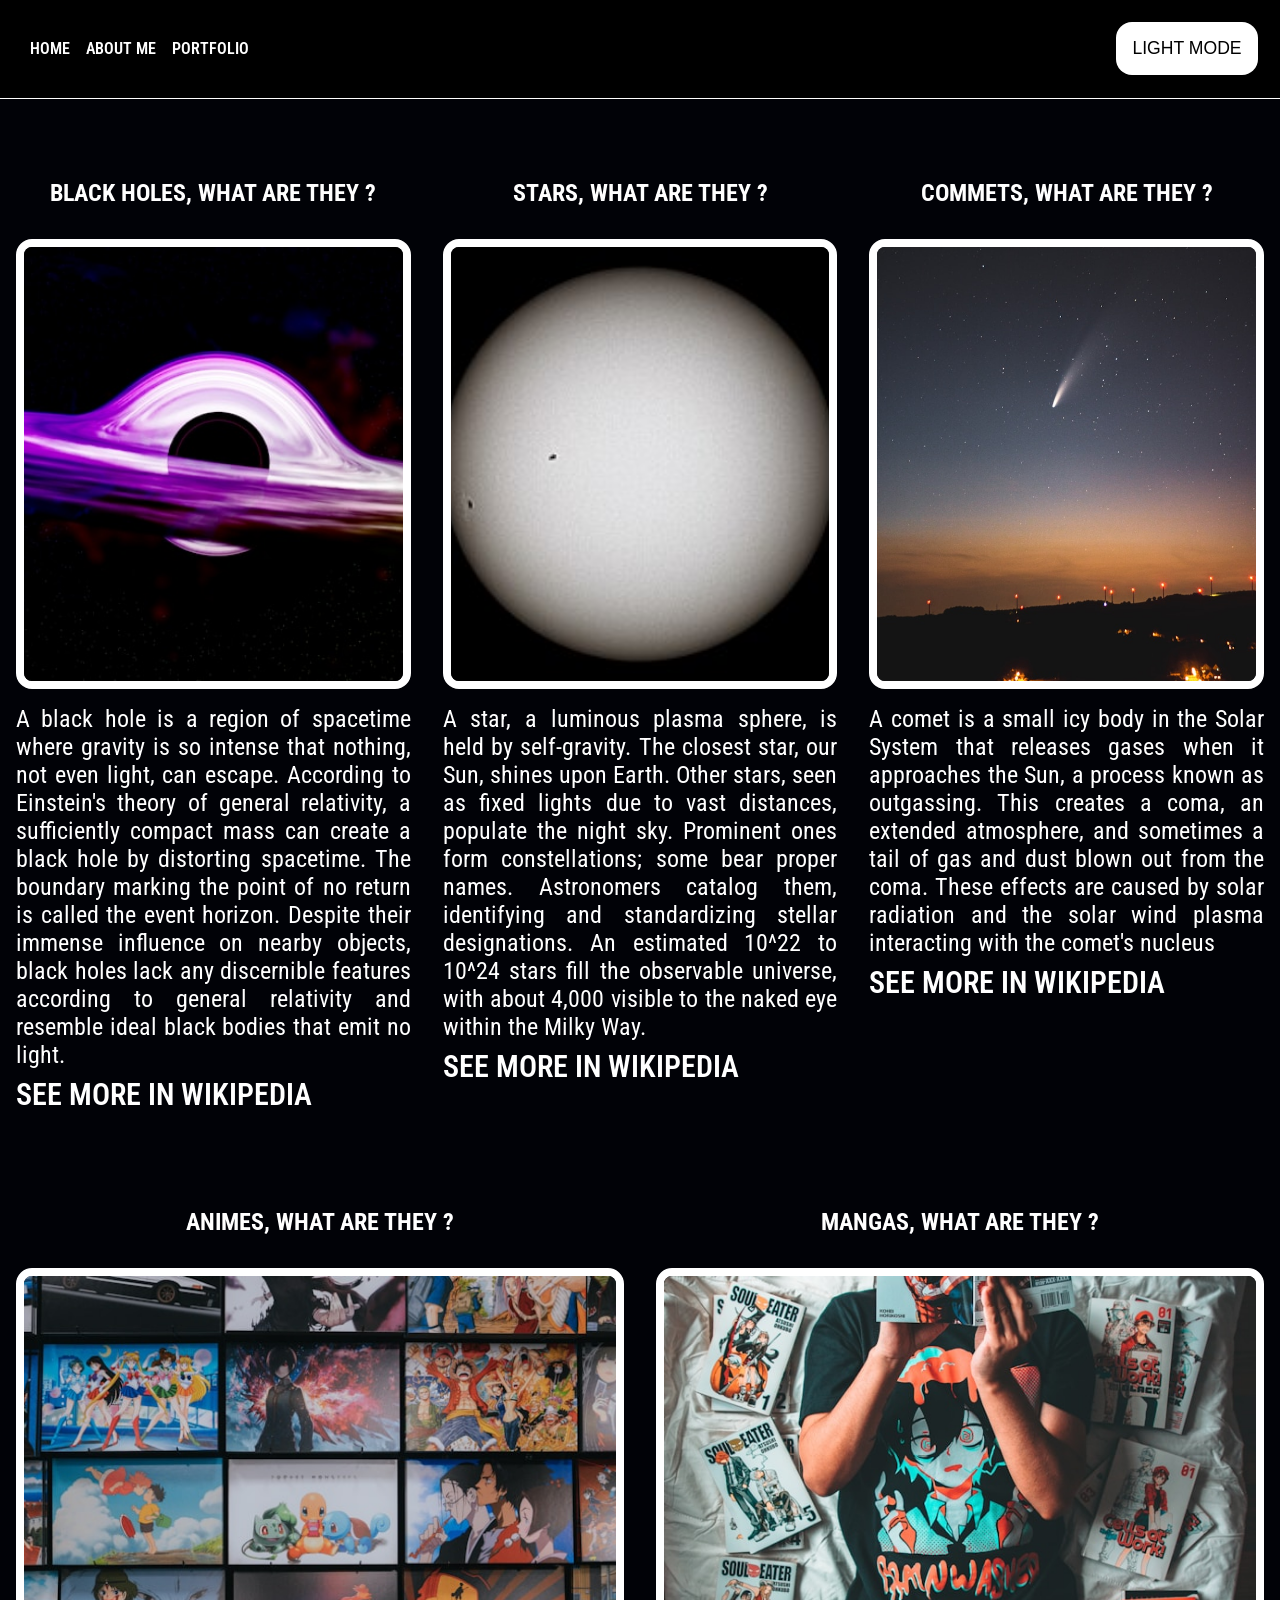
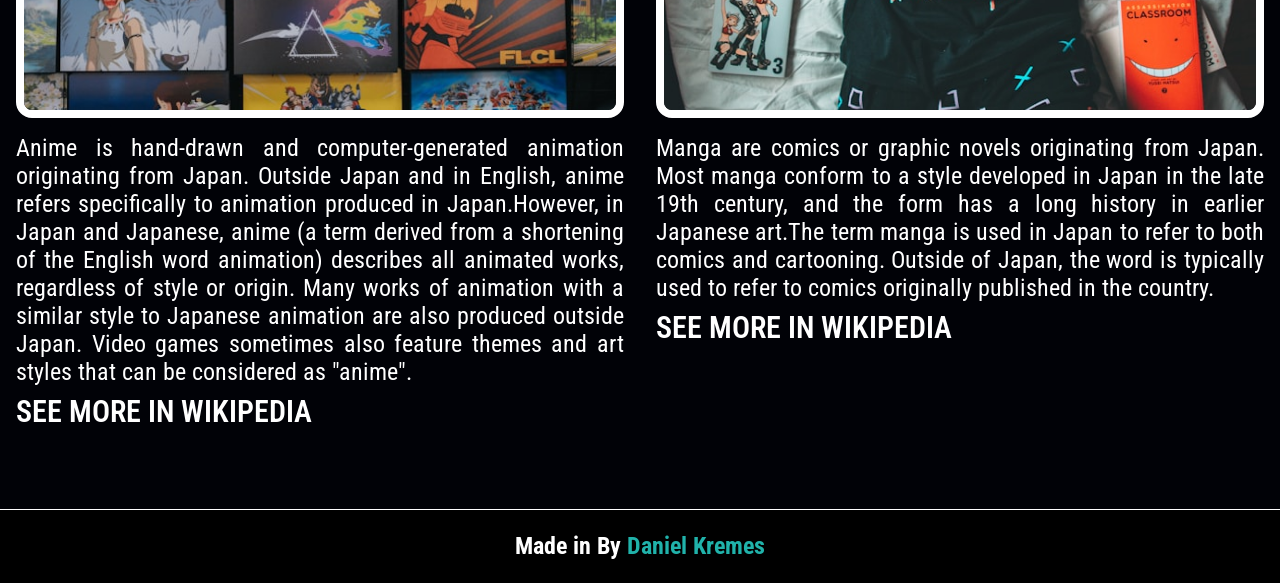
<file: index.html>
<!DOCTYPE html>
<html lang="en">
  <head>
    <meta charset="UTF-8" />
    <meta name="viewport" content="width=device-width, initial-scale=1.0" />
    <title>Portfolio</title>
    <link rel="shortcut icon" href="assets/images/Portfolio-icon.png" type="image/x-icon">
    <link rel="stylesheet" href="assets/css/index.css" />
    <link rel="stylesheet" href="assets/css/responsivnes_index.css" />
    <link rel="stylesheet" href="assets/css/scrollbar.css" />
    <link rel="stylesheet" href="assets/css/global.css">
    <link rel="stylesheet" href="https://fonts.googleapis.com/css2?family=Material+Symbols+Outlined:opsz,wght,FILL,GRAD@20..48,100..700,0..1,-50..200" />

  </head>
  <body>
    <header class="header">
      <nav class="test">
        <!-- draw picture menu hamburger -->
        <div class="material-symbols-outlined burguer" id="burguer" onclick="clickMenu()">
          <span>menu</span>
        </div>

          <div class="menu" id="items">
              <ul>
                <li><a href="index.html">Home</a></li>
                <li><a href="pages/about_me.html">About me</a></li>
                <li><a href="pages/portfolio.html">Portfolio</a></li>
              </ul>
          </div>
      </nav>
      <button type="button" id="value" onclick="toggleTheme()">
        LIGHT MODE
      </button>
    </header>

    <main class="container">
      <section class="content">
        <div class="content-astronomy">
          <h1>BLACK HOLES, WHAT ARE THEY ?</h1>
          <img src="assets/images/black_hole.jpg" alt="one image black hole" />
          <p>
            A black hole is a region of spacetime where gravity is so intense
            that nothing, not even light, can escape. According to Einstein's
            theory of general relativity, a sufficiently compact mass can create
            a black hole by distorting spacetime. The boundary marking the point
            of no return is called the event horizon. Despite their immense
            influence on nearby objects, black holes lack any discernible
            features according to general relativity and resemble ideal black
            bodies that emit no light.
          </p>
          <a href="https://en.wikipedia.org/wiki/Black_hole" target="_blank"
            >See more in Wikipedia</a
          >
        </div>

        <div class="content-astronomy">
          <h1>STARS, WHAT ARE THEY ?</h1>
          <img
            src="assets/images/The_Sun_in_white_light.jpg"
            alt="one image about stars"
          />
          <p>
            A star, a luminous plasma sphere, is held by self-gravity. The
            closest star, our Sun, shines upon Earth. Other stars, seen as fixed
            lights due to vast distances, populate the night sky. Prominent ones
            form constellations; some bear proper names. Astronomers catalog
            them, identifying and standardizing stellar designations. An
            estimated 10^22 to 10^24 stars fill the observable universe, with
            about 4,000 visible to the naked eye within the Milky Way.
          </p>
          <a href="https://en.wikipedia.org/wiki/Star" target="_blank"
            >See more in Wikipedia</a
          >
        </div>

        <div class="content-astronomy">
          <h1>COMMETS, WHAT ARE THEY ?</h1>
          <img
            src="assets/images/comets.jpg"
            alt="one image of the one commets"
          />
          <p>
            A comet is a small icy body in the Solar System that releases gases
            when it approaches the Sun, a process known as outgassing. This
            creates a coma, an extended atmosphere, and sometimes a tail of gas
            and dust blown out from the coma. These effects are caused by solar
            radiation and the solar wind plasma interacting with the comet's
            nucleus
          </p>
          <a href="https://en.wikipedia.org/wiki/Comet" target="_blank"
            >See more in Wikipedia</a
          >
        </div>

        <div class="content-astronomy">
          <h1>ANIMES, WHAT ARE THEY ?</h1>
          <img src="assets/images/animes.jpg" alt="image of the anime" />
          <p>
            Anime is hand-drawn and computer-generated animation originating
            from Japan. Outside Japan and in English, anime refers specifically
            to animation produced in Japan.However, in Japan and Japanese, anime
            (a term derived from a shortening of the English word animation)
            describes all animated works, regardless of style or origin. Many
            works of animation with a similar style to Japanese animation are
            also produced outside Japan. Video games sometimes also feature
            themes and art styles that can be considered as "anime".
          </p>
          <a href="https://en.wikipedia.org/wiki/Anime" target="_blank"
            >See more in Wikipedia</a
          >
        </div>

        <div class="content-astronomy">
          <h1>MANGAS, WHAT ARE THEY ?</h1>
          <img src="assets/images/manga.jpg" alt="one image of the manga" />
          <p>
            Manga are comics or graphic novels originating from Japan. Most
            manga conform to a style developed in Japan in the late 19th
            century, and the form has a long history in earlier Japanese art.The
            term manga is used in Japan to refer to both comics and cartooning.
            Outside of Japan, the word is typically used to refer to comics
            originally published in the country.
          </p>
          <a href="https://en.wikipedia.org/wiki/Manga" target="_blank"
            >See more in Wikipedia</a
          >
        </div>
      </section>
    </main>

    <footer class="footer">
      <h2>Made in By <span class="name-author">Daniel Kremes</span></h2>
    </footer>

    <script src="assets/js/script.js"></script>
  </body>
</html>
</file>
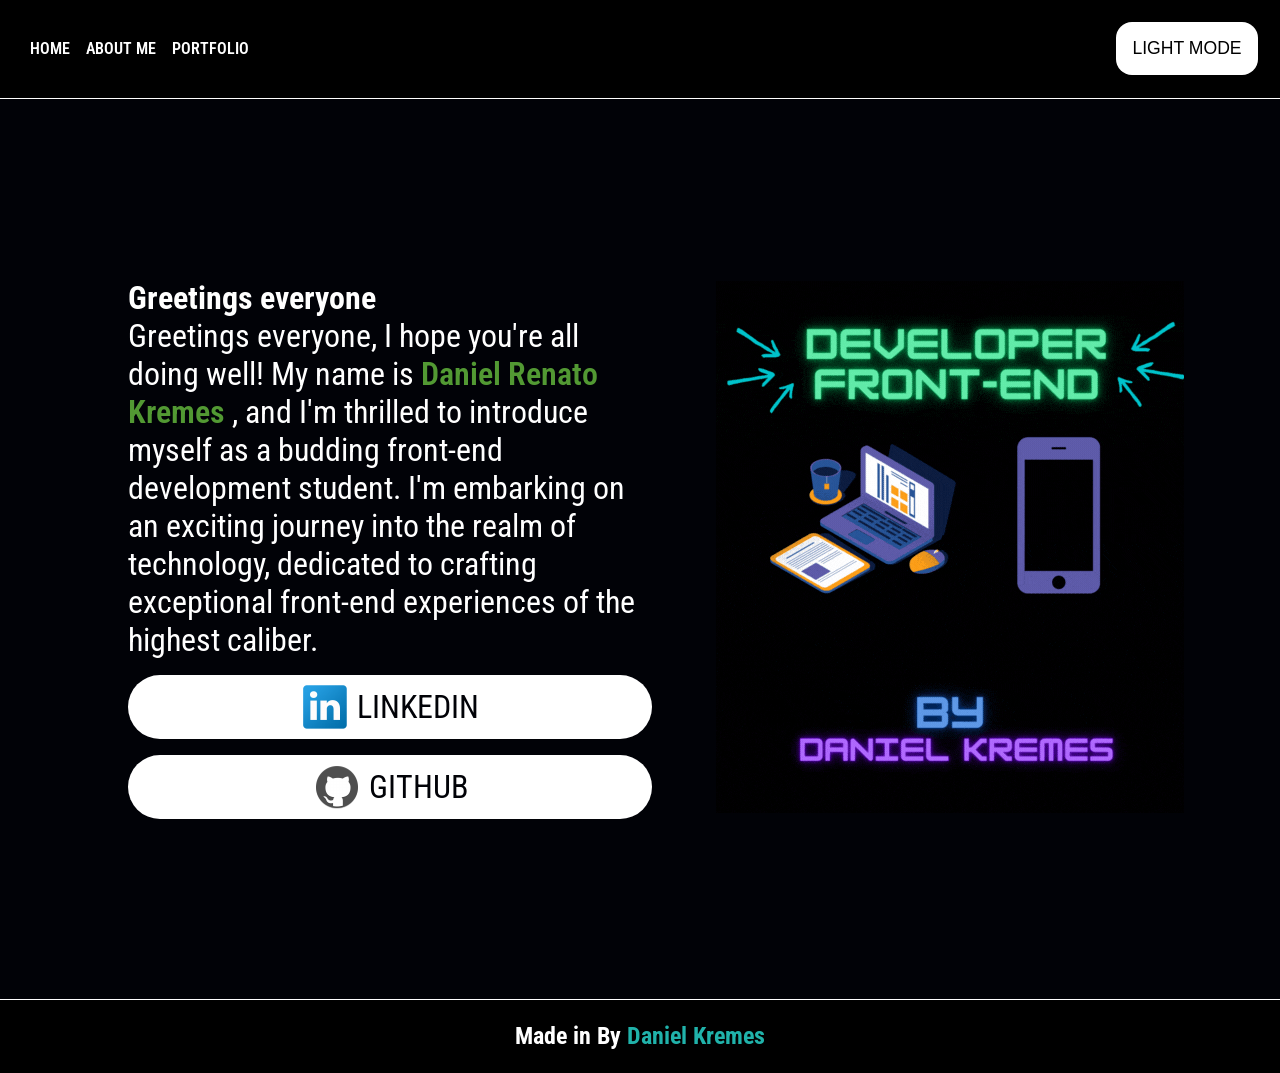
<file: pages/about_me.html>
<!DOCTYPE html>
<html lang="en">

<head>
  <meta charset="UTF-8" />
  <meta name="viewport" content="width=device-width, initial-scale=1.0" />
  <title>About me</title>
  <link rel="shortcut icon" href="/assets/images/Portfolio-icon.png" type="image/x-icon">
  <link rel="stylesheet" href="/assets/css/global.css" />
  <link rel="stylesheet" href="about_me.css" />
  <link rel="stylesheet" href="about_me_responsivnes.css">
  <link rel="stylesheet" href="/assets/css/scrollbar.css">
  <link rel="stylesheet"
    href="https://fonts.googleapis.com/css2?family=Material+Symbols+Outlined:opsz,wght,FILL,GRAD@20..48,100..700,0..1,-50..200" />
</head>

<body>
  <header class="header">
    <nav class="test">
      <!-- draw picture menu hamburger -->
      <div class="material-symbols-outlined burguer" id="burguer" onclick="clickMenu()">
        <span>menu</span>
      </div>

      <div class="menu" id="items">
        <ul>
          <li><a href="/index.html">Home</a></li>
          <li><a href="about_me.html">About me</a></li>
          <li><a href="portfolio.html">Portfolio</a></li>
        </ul>
      </div>
    </nav>
    <button type="button" id="value" onclick="toggleTheme()">
      LIGHT MODE
    </button>

  </header>

  <main class="container-about-me">
    <section class="container-about-me-one">
      <h1>Greetings everyone</h1>
      <p>
        Greetings everyone, I hope you're all doing well! My name is
        <span class="container-about-me-author"> Daniel Renato Kremes </span>,
        and I'm thrilled to introduce myself as a budding front-end
        development student. I'm embarking on an exciting journey into the
        realm of technology, dedicated to crafting exceptional front-end
        experiences of the highest caliber.
      </p>
      <div class="networks">
        <a href="https://www.linkedin.com/in/daniel-kremes/" target="_blank">
          <img src="/assets/images/Linkedin-icon.png" alt="linkedin icon" />
          Linkedin</a>
        <a href="https://github.com/DanielKremes?tab=repositories" target="_blank">
          <img src="/assets/images/github-icon.png" alt="github icon" />
          GitHub</a>
      </div>
    </section>

    <section class="container-about-me-two">
      <img src="/assets/images/developer__front__end.gif" alt="image dev front-end" />
    </section>
  </main>

  <footer class="footer">
    <h2>Made in By <span class="name-author">Daniel Kremes</span></h2>
  </footer>

  <script src="/assets/js/script.js"></script>
</body>

</html>
</file>
<file: assets/css/index.css>
:root {
  --color-one: #fff;
  --color-two: #000;
  --color-three: #ffa500;
  --color-four: #ff4500;
  --color-five: #663399;
  --color-six: #20b2aa;
  --color-page-background: #010207;
}

.container {
  height: 100vh;
  background-color: var(--color-page-background);
  color: var(--color-one);
  display: flex;
  flex-direction: column;
  height: auto;
}

.content {
  display: flex;
  flex-wrap: wrap;
  margin: 2rem 0rem;
}

.content .content-astronomy {
  flex: 1 1 33.3%;
  padding: 1rem;
  display: flex;
  flex-direction: column;
  justify-content: space-between; /* Distribui o espaço entre os elementos */
  height: 100%;
}

.content-astronomy {
  margin: 2rem 0;
}

.content-astronomy h1 {
  text-transform: uppercase;
  margin-bottom: 2rem;
  text-align: center;
}

.content-astronomy p {
  margin-top: 1rem;
  font-size: 1.5rem;
  text-align: justify;
}

.content .content-astronomy img {
  max-width: 100%;
  height: 50vh;
  object-fit: cover;
  background-color: var(--color-one);
  width: auto;
  border-radius: 1rem;
  border: 0.5rem var(--color-one) solid;
}

.content-astronomy:hover,
.content-astronomy img {
  background-color: var(--color-five);
  transition: 0.5s ease-in;
  text-align: center;
}

.content-astronomy a {
  color: var(--color-one);
  font-size: 1.9rem;
  margin-top: 0.5rem;
  text-decoration: none;
  text-transform: uppercase;
  font-weight: 600;
}

.content-astronomy a:hover {
  color: var(--color-three);
}
</file>
<file: assets/css/responsivnes_index.css>
@media screen and (max-width: 768px) {
  .content {
    display: flex;
    flex-direction: column;
  }

  .content-astronomy {
    width: 100%;
    margin: 0%;
  }

  .content-astronomy h1 {
    margin: 0%;
  }

  .content .content-astronomy img {
    width: 100%;
    height: auto;
    background-color: var(--color-one);
  }

  .content-astronomy:hover,
  .content-astronomy img {
    background-color: var(--color-five);
    transition: 0.5s ease-in;
    text-align: center;
  }

  .content-astronomy a {
    color: var(--color-one);
    font-size: 1rem;
    margin-top: 0.5rem;
    text-decoration: none;
    text-transform: uppercase;
    font-weight: 600;
  }

  .content-astronomy h1 {
    font-size: 2rem;
  }

  .content-astronomy p {
    font-size: 1.6rem;
  }
  
}
</file>
<file: assets/css/scrollbar.css>
::-webkit-scrollbar {
  width: 0.8rem;               /* width of the entire scrollbar */
}

::-webkit-scrollbar-track {
  background:#535C91;
}
::-webkit-scrollbar-thumb {  
 background: #1B1A55;
}
</file>
<file: assets/css/global.css>
@import url("https://fonts.googleapis.com/css2?family=Madimi+One&family=Roboto+Condensed:ital@0;1&display=swap");

:root {
  --font-page: "Roboto Condensed", sans-serif;
  --color-one: #fff;
  --color-two: #000;
  --color-three: #ffa500;
  --color-four: #ff4500;
  --color-five: #663399;
  --color-six: #20b2aa;
  --color-seven: #529933;
  --color-page-background: #010207;
}

* {
  margin: 0;
  padding: 0;
  box-sizing: border-box;
}

html,
body {
  font-family: var(--font-page);
  background-color: var(--color-page-background);
  color: var(--color-one);
  animation: appear 1s ease-in-out;
}

.header {
  display: flex;
  justify-content: space-between;
  align-items: center;
  padding: 1.4rem;
  background-color: var(--color-two);
  color: var(--color-one);
  border-bottom: 0.1rem solid var(--color-one);
}

.header ul {
  display: flex;
  list-style: none;
}

.header button {
  font-size: 1.1rem;
  border: none;
  border-radius: 1rem;
  padding: 1rem;
  background-color: var(--color-one);
}

.header button:hover {
  background-color: var(--color-five);
  color: var(--color-one);
  transition: 0.6s;
}

.header button:focus {
  background-color: var(--color-four);
  color: var(--color-one);
}

.header a {
  text-decoration: none;
  color: var(--color-one);
  text-transform: uppercase;
  font-weight: 600;
  padding: 0.5rem;
  transform: scale(1.1);
}

.header a:hover {
  color: var(--color-three);
  transition: 0.6s ease-in;
}

a:focus {
  outline: none;
  color: var(--color-four);
}

.footer {
  display: flex;
  justify-content: center;
  align-items: center;
  padding: 1.4rem;
  background-color: var(--color-two);
  color: var(--color-one);
  border-top: 0.1rem solid var(--color-one);
}

.name-author {
  color: var(--color-six);
}

.name-author:hover {
  text-decoration: none;
  color: var(--color-four);
}

.light {
  background-color: var(--color-one);
  color: var(--color-two);
}

.light .container {
  background-color: var(--color-one);
  color: var(--color-two);
}

.light .content-astronomy a {
  color: var(--color-page-background);
  text-transform: uppercase;
  font-weight: 600;
}

.light .networks a {
  text-decoration: none;
  color: var(--color-page-background);
  font-size: 2rem;
  text-transform: uppercase;
  border-radius: 2rem;
  /* background-color: var(--color-two); */
  margin-top: 1rem;
  border: 1px solid var(--color-page-background);
}

.light .container-content-portfolio-one:hover {
  background-color: var(--color-five);
  color: var(--color-one);
}

.light .container-content-portfolio-one a {
  color: var(--color-two);
}

.light .container-content-portfolio-one a:hover {
  color: var(--color-three);
}

@keyframes appear {
  0% {
    translate: -10vw 0vh;
  }

  100% {
    translate: 0 0;
  }
}

/* menu hamburger */

/* creation button */
#burguer {
  display: none;
}

@media screen and (max-width: 768px) {

  .header {
    display: flex;
    align-items: center;
    flex-direction: column;
    padding: 1.4rem;
    background-color: var(--color-two);
    color: var(--color-one);
    border-bottom: 0.1rem solid var(--color-one);
  }

  .header ul {
    display: flex;
    list-style: none;
  }

  .header button {
    font-size: 1.1rem;
    border: none;
    border-radius: 1rem;
    padding: 1rem;
    background-color: var(--color-one);
  }

  .header button:hover {
    background-color: var(--color-five);
    color: var(--color-one);
    transition: 0.6s;
  }

  .header button:focus {
    background-color: var(--color-four);
    color: var(--color-one);
  }

  .header a {
    text-decoration: none;
    color: var(--color-one);
    text-transform: uppercase;
    font-weight: 600;
    padding: 0.5rem;
    transform: scale(1.1);
  }

  .header a:hover {
    color: var(--color-three);
    transition: 0.6s ease-in;
  }


  #burguer {
    display: block;
    text-align: center;
  }

  .test {
    display: flex;
    flex-direction: column;
    /* background-color: #ffa500; */
    width: 100%;
  }

  .material-symbols-outlined {
    margin: auto;
  }

  .menu {
    display: none;
  }

  .header ul {
    display: block;
    list-style: none;
    flex-direction: column;
    font-size: 2rem;
  }

  .menu ul li {
    text-align: center;
  }

  .menu>a:hover {
    color: var(--color-four);
    transition: 0.6s ease-in;
  }

  .menu>a:focus {
    outline: none;
    color: var(--color-four);
  }
}

@media (max-width: 1024px) and (orientation: landscape) {
  #burguer {
    display: block;
    text-align: center;
  }

  .header {
    display: flex;
    flex-direction: column;
  }

  .test {
    display: flex;
    flex-direction: column;
    /* background-color: #ffa500; */
    width: 100%;
  }

  .material-symbols-outlined {
    margin: auto;
  }

  .menu {
    display: none;
  }

  .header ul {
    display: block;
    list-style: none;
    flex-direction: column;
    font-size: 2rem;
  }

  .menu ul li {
    text-align: center;
  }

  .menu>a:hover {
    color: var(--color-four);
    transition: 0.6s ease-in;
  }

  .menu>a:focus {
    outline: none;
    color: var(--color-four);
  }
}
</file>
<file: pages/about_me.css>
.container-about-me {
  display: flex;
  height: 100vh;
  align-items: center;
  justify-content: space-evenly;
  gap: 2rem;
  width: 90%;
  padding: 2rem;
  margin: auto;
}

.container-about-me h1,
p {
  font-size: 2rem;
}

.container-about-me-one {
  width: 90%;
  padding: 2rem;
  text-align: left;
}

.container-about-me-author {
  color: var(--color-seven);
  font-weight: 600;
}

.container-about-me-author:hover {
  color: var(--color-three);
}

.container-about-me-one:hover {
  background-color: var(--color-five);
  /* border-radius: 2rem; */
  color: var(--color-one);
  margin: 2rem 2rem;
  transition: 0.5s ease-in;
}

.networks {
  display: flex;
  flex-direction: column;
  width: 100%;
  text-align: center;
}

.networks a {
  text-decoration: none;
  color: var(--color-page-background);
  font-size: 2rem;
  text-transform: uppercase;
  border-radius: 2rem;
  background-color: var(--color-one);
  margin-top: 1rem;
  display: flex;
  align-items: center;
  justify-content: center;
  gap: 0.5rem;
  padding: 0.5rem;
}

.networks a:hover {
  background-color: var(--color-four);
  color: var(--color-one);
  transition: 0.6s ease-in;
}
</file>
<file: pages/about_me_responsivnes.css>
@media screen and (max-width: 768px) {
  .container-about-me {
    display: flex;
    flex-direction: column-reverse;
    height: auto;
    width: 100%;
    padding: 0rem;
  }

  .container-about-me h1,
  p {
    font-size: 2rem;
    line-height: 3rem;
  }

  .container-about-me-one {
    width: 100%;
    height: auto;
    text-align: left;
  }

  .container-about-me-two img {
    width: 100%;
    height: auto;
  }
}

@media (max-width: 1024px) and (orientation: landscape) {
  .container-about-me {
    display: flex;
    flex-direction: column-reverse;
    height: auto;
    width: auto;
    padding: 0rem;
  }

  .container-about-me h1,
  p {
    font-size: 2rem;
  }

  .container-about-me-one {
    width: 100%;
    height: auto;
    text-align: left;
  }

  .container-about-me-two img {
    width: 100vw;
    height: auto;
  }
}
</file>
